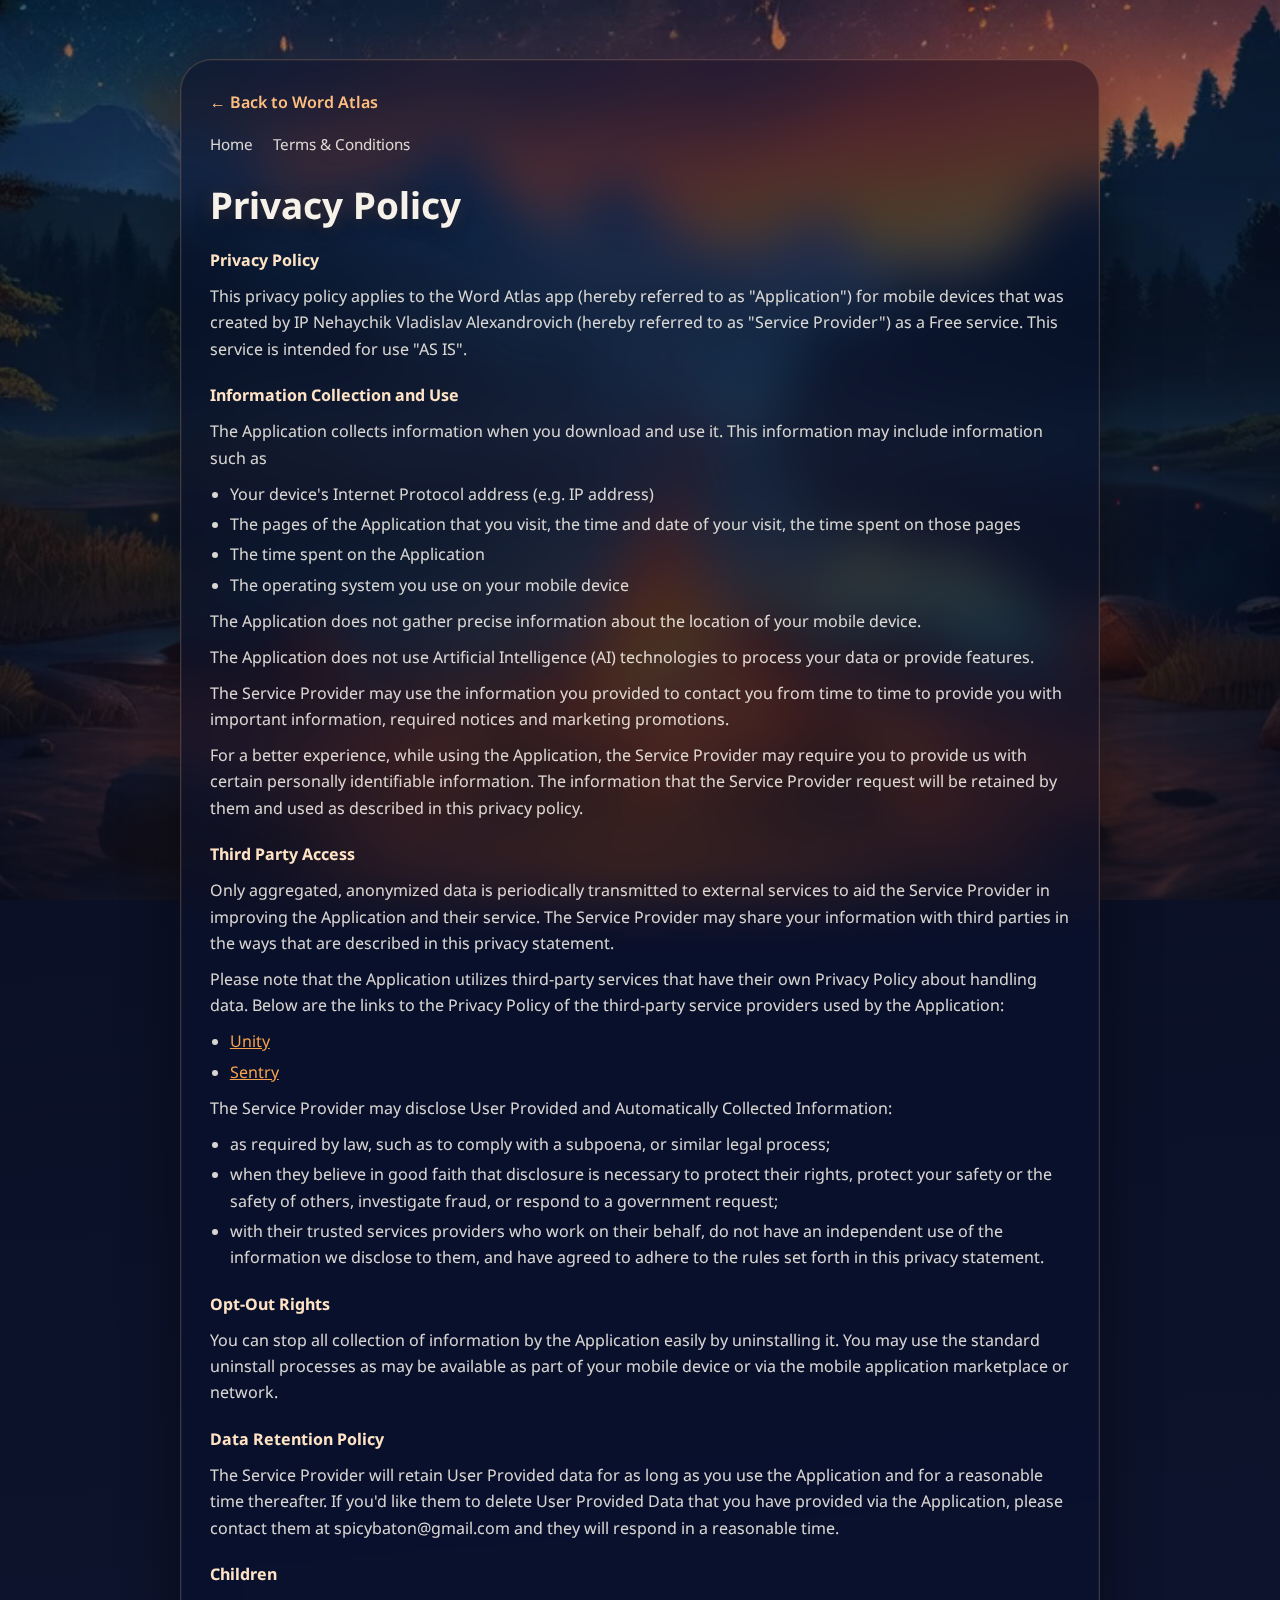
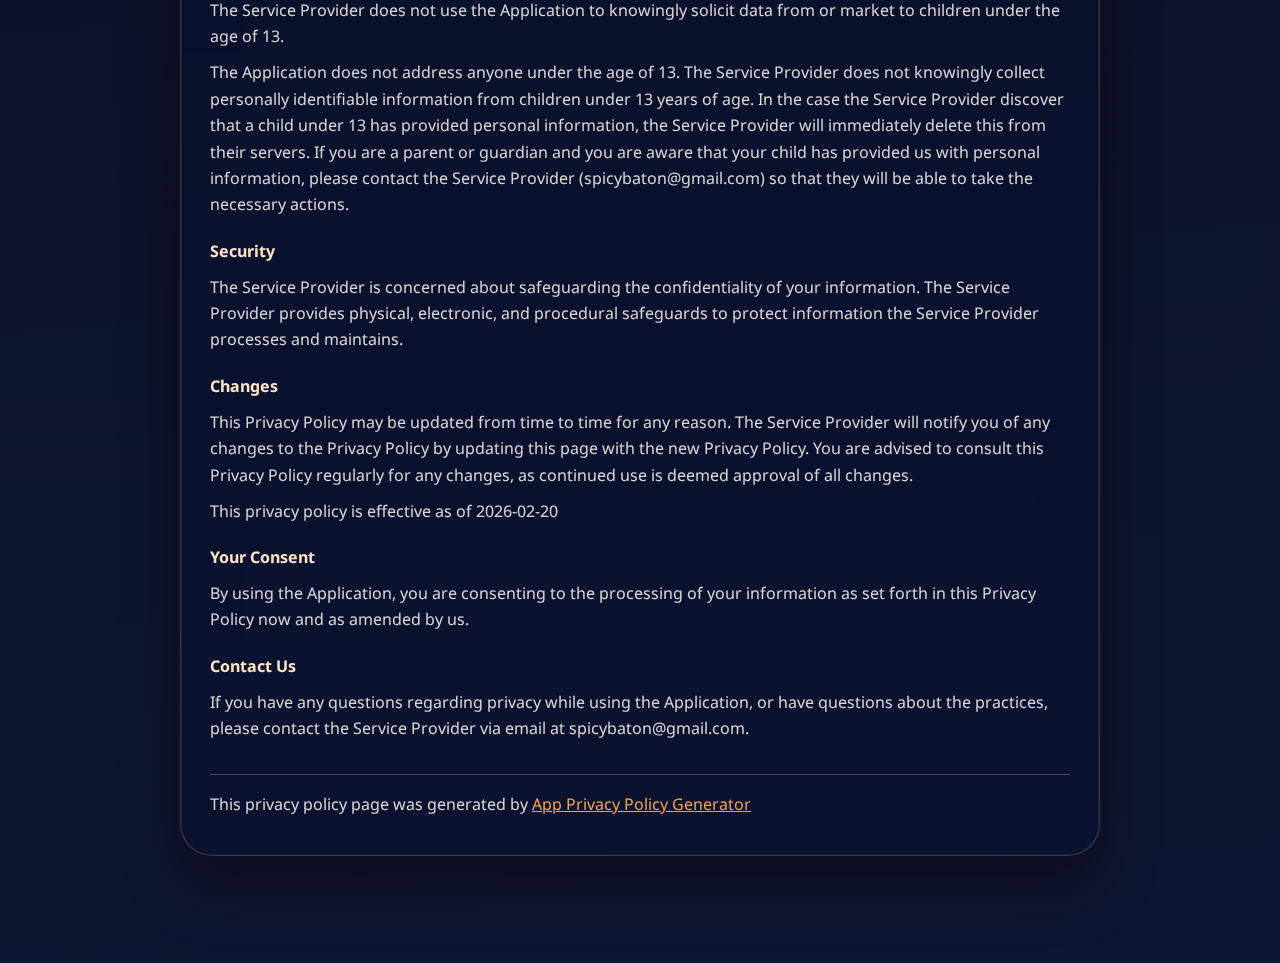
<file: privacy.html>
<!DOCTYPE html>
<html lang="en-US" class="doc-page">
<head>
	<meta charset="UTF-8">
	<title>Privacy Policy — Word Atlas</title>
	<meta name="theme-color" content="#0d1430">
	<meta name="viewport" content="width=device-width, initial-scale=1">
	<link rel="icon" href="favicon.ico" type="image/x-icon">
	<link rel="preconnect" href="https://fonts.googleapis.com">
	<link rel="preconnect" href="https://fonts.gstatic.com" crossorigin>
	<link href="https://fonts.googleapis.com/css2?family=Noto+Sans:wght@400;600;700&display=swap" rel="stylesheet">
	<link rel="stylesheet" href="styles/privacy.css">
</head>
<body class="privacy">
	<video class="bg-video" autoplay muted loop playsinline preload="auto" aria-hidden="true">
		<source src="static/public_background_loop.webm" type="video/webm">
	</video>
	<div class="bg-layer" aria-hidden="true"></div>
	<div class="container-shell">
		<div class="container">
			<a href="index.html" class="back">← Back to Word Atlas</a>
			<nav class="nav-links">
				<a href="index.html">Home</a>
				<a href="terms.html">Terms &amp; Conditions</a>
			</nav>
			<h1>Privacy Policy</h1>

			<div class="policy-content">
			<strong>Privacy Policy</strong>
			<p>This privacy policy applies to the Word Atlas app (hereby referred to as "Application") for mobile devices that was created by IP Nehaychik Vladislav Alexandrovich (hereby referred to as "Service Provider") as a Free service. This service is intended for use "AS IS".</p>

			<strong>Information Collection and Use</strong>
			<p>The Application collects information when you download and use it. This information may include information such as</p>
			<ul>
				<li>Your device's Internet Protocol address (e.g. IP address)</li>
				<li>The pages of the Application that you visit, the time and date of your visit, the time spent on those pages</li>
				<li>The time spent on the Application</li>
				<li>The operating system you use on your mobile device</li>
			</ul>
			<p>The Application does not gather precise information about the location of your mobile device.</p>
			<p>The Application does not use Artificial Intelligence (AI) technologies to process your data or provide features.</p>
			<p>The Service Provider may use the information you provided to contact you from time to time to provide you with important information, required notices and marketing promotions.</p>
			<p>For a better experience, while using the Application, the Service Provider may require you to provide us with certain personally identifiable information. The information that the Service Provider request will be retained by them and used as described in this privacy policy.</p>

			<strong>Third Party Access</strong>
			<p>Only aggregated, anonymized data is periodically transmitted to external services to aid the Service Provider in improving the Application and their service. The Service Provider may share your information with third parties in the ways that are described in this privacy statement.</p>
			<p>Please note that the Application utilizes third-party services that have their own Privacy Policy about handling data. Below are the links to the Privacy Policy of the third-party service providers used by the Application:</p>
			<ul>
				<li><a href="https://unity3d.com/legal/privacy-policy" target="_blank" rel="noopener noreferrer">Unity</a></li>
				<li><a href="https://sentry.io/privacy/" target="_blank" rel="noopener noreferrer">Sentry</a></li>
			</ul>
			<p>The Service Provider may disclose User Provided and Automatically Collected Information:</p>
			<ul>
				<li>as required by law, such as to comply with a subpoena, or similar legal process;</li>
				<li>when they believe in good faith that disclosure is necessary to protect their rights, protect your safety or the safety of others, investigate fraud, or respond to a government request;</li>
				<li>with their trusted services providers who work on their behalf, do not have an independent use of the information we disclose to them, and have agreed to adhere to the rules set forth in this privacy statement.</li>
			</ul>

			<strong>Opt-Out Rights</strong>
			<p>You can stop all collection of information by the Application easily by uninstalling it. You may use the standard uninstall processes as may be available as part of your mobile device or via the mobile application marketplace or network.</p>

			<strong>Data Retention Policy</strong>
			<p>The Service Provider will retain User Provided data for as long as you use the Application and for a reasonable time thereafter. If you'd like them to delete User Provided Data that you have provided via the Application, please contact them at spicybaton@gmail.com and they will respond in a reasonable time.</p>

			<strong>Children</strong>
			<p>The Service Provider does not use the Application to knowingly solicit data from or market to children under the age of 13.</p>
			<p>The Application does not address anyone under the age of 13. The Service Provider does not knowingly collect personally identifiable information from children under 13 years of age. In the case the Service Provider discover that a child under 13 has provided personal information, the Service Provider will immediately delete this from their servers. If you are a parent or guardian and you are aware that your child has provided us with personal information, please contact the Service Provider (spicybaton@gmail.com) so that they will be able to take the necessary actions.</p>

			<strong>Security</strong>
			<p>The Service Provider is concerned about safeguarding the confidentiality of your information. The Service Provider provides physical, electronic, and procedural safeguards to protect information the Service Provider processes and maintains.</p>

			<strong>Changes</strong>
			<p>This Privacy Policy may be updated from time to time for any reason. The Service Provider will notify you of any changes to the Privacy Policy by updating this page with the new Privacy Policy. You are advised to consult this Privacy Policy regularly for any changes, as continued use is deemed approval of all changes.</p>
			<p>This privacy policy is effective as of 2026-02-20</p>

			<strong>Your Consent</strong>
			<p>By using the Application, you are consenting to the processing of your information as set forth in this Privacy Policy now and as amended by us.</p>

			<strong>Contact Us</strong>
			<p>If you have any questions regarding privacy while using the Application, or have questions about the practices, please contact the Service Provider via email at spicybaton@gmail.com.</p>

			<hr>
			<p>This privacy policy page was generated by <a href="https://app-privacy-policy-generator.nisrulz.com/" target="_blank" rel="noopener noreferrer">App Privacy Policy Generator</a></p>
			</div>
		</div>
	</div>
	<script src="scripts/main.js" defer></script>
</body>
</html>
</file>
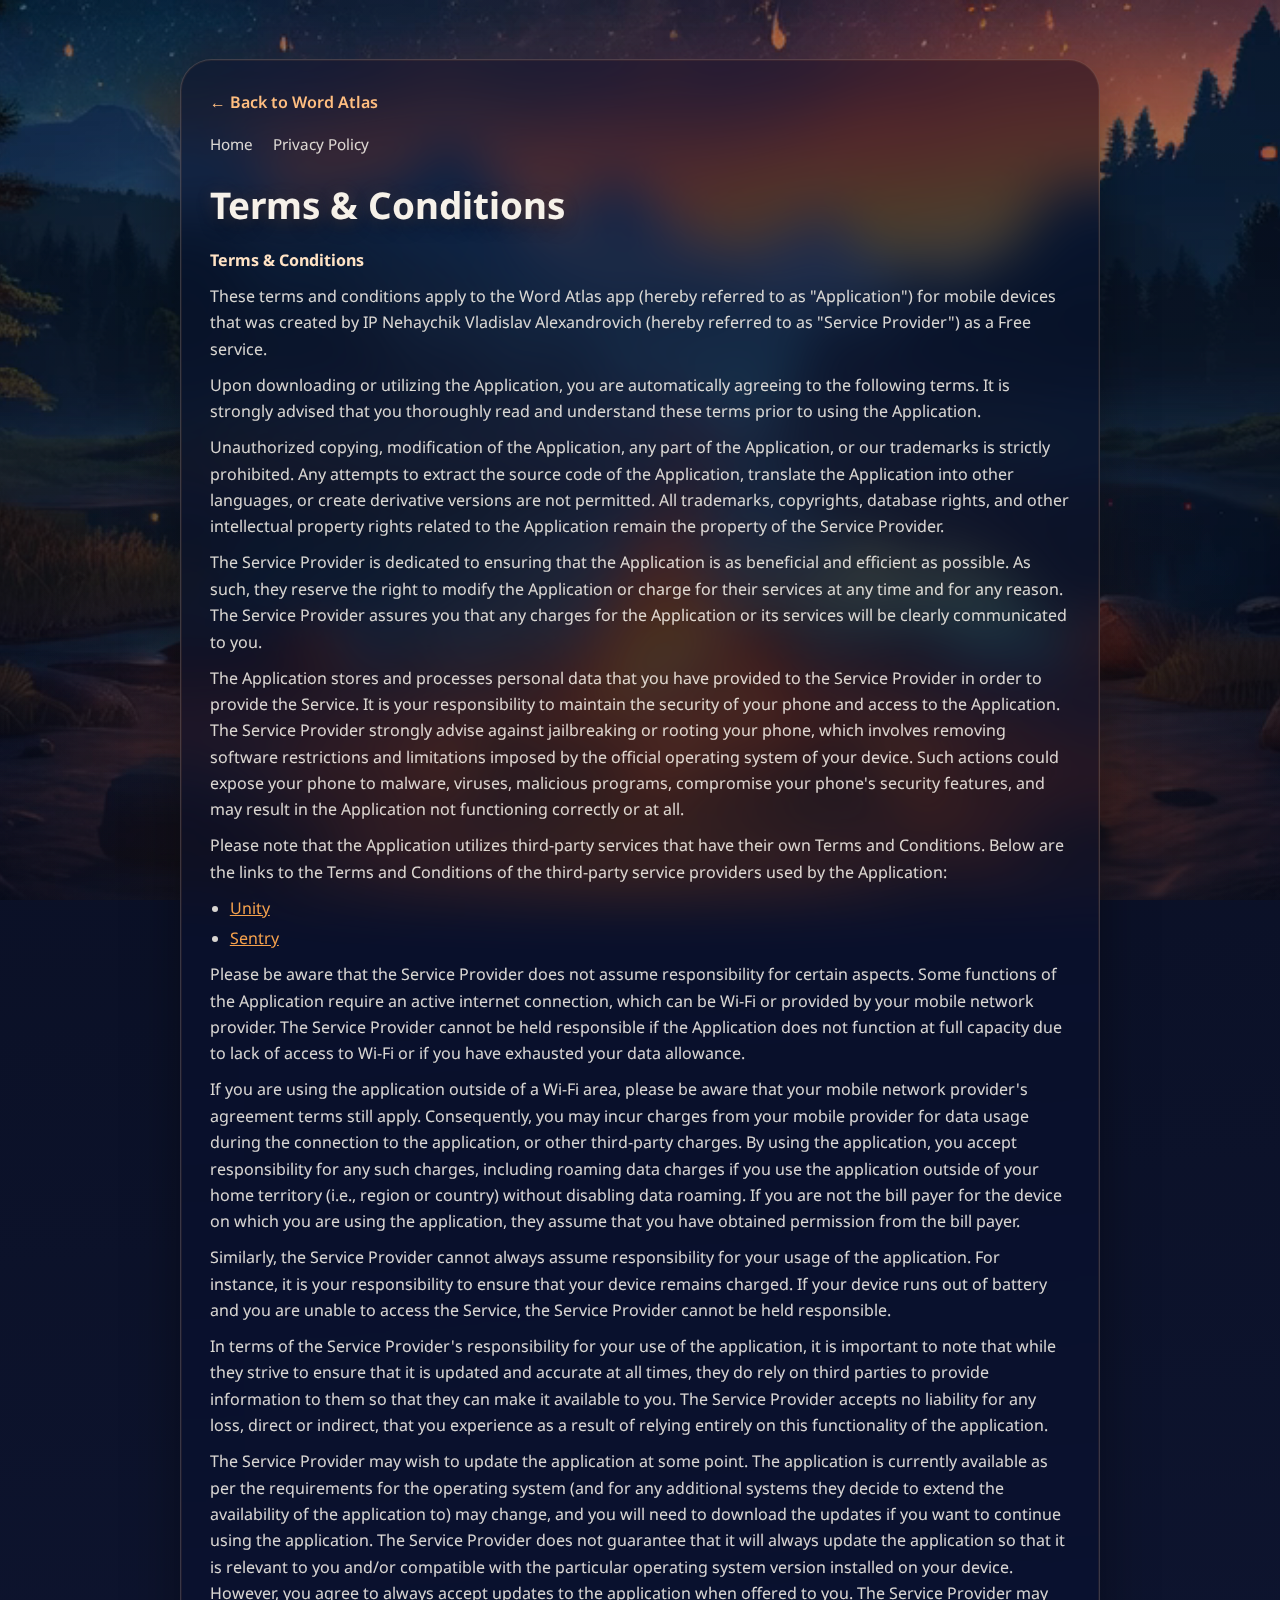
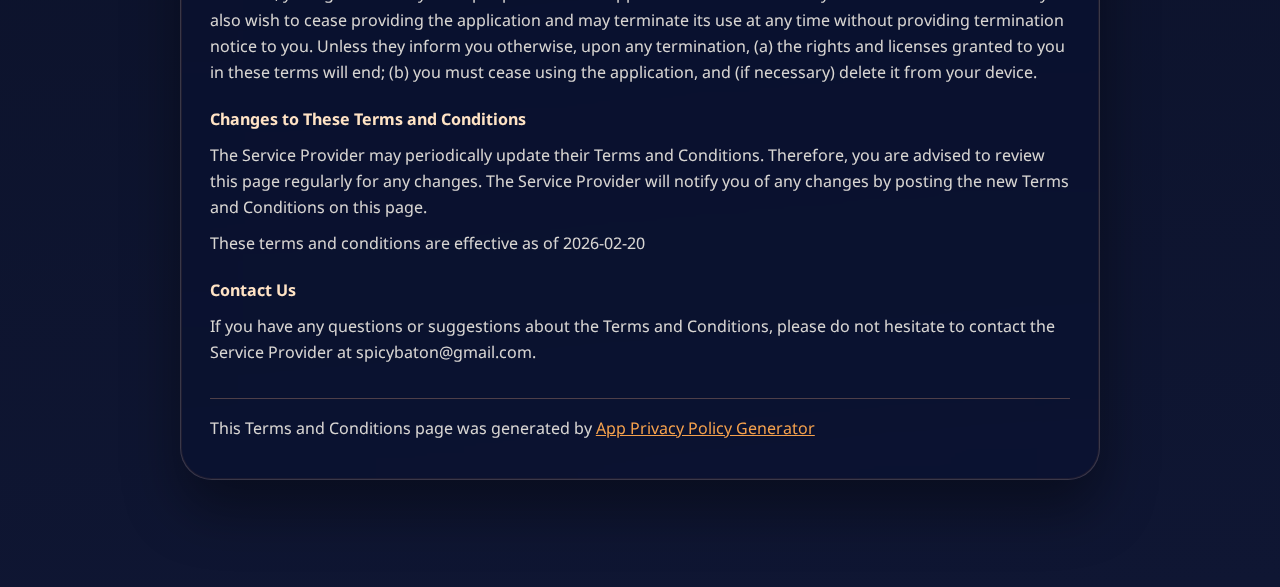
<file: terms.html>
<!DOCTYPE html>
<html lang="en-US" class="doc-page">
<head>
	<meta charset="UTF-8">
	<title>Terms &amp; Conditions — Word Atlas</title>
	<meta name="theme-color" content="#0d1430">
	<meta name="viewport" content="width=device-width, initial-scale=1">
	<link rel="icon" href="favicon.ico" type="image/x-icon">
	<link rel="preconnect" href="https://fonts.googleapis.com">
	<link rel="preconnect" href="https://fonts.gstatic.com" crossorigin>
	<link href="https://fonts.googleapis.com/css2?family=Noto+Sans:wght@400;600;700&display=swap" rel="stylesheet">
	<link rel="stylesheet" href="styles/privacy.css">
</head>
<body class="terms">
	<video class="bg-video" autoplay muted loop playsinline preload="auto" aria-hidden="true">
		<source src="static/public_background_loop.webm" type="video/webm">
	</video>
	<div class="bg-layer" aria-hidden="true"></div>

	<div class="container-shell">
		<div class="container">
			<a href="index.html" class="back">← Back to Word Atlas</a>
			<nav class="nav-links">
				<a href="index.html">Home</a>
				<a href="privacy.html">Privacy Policy</a>
			</nav>
			<h1>Terms &amp; Conditions</h1>

			<div class="policy-content">
				<strong>Terms &amp; Conditions</strong>
				<p>These terms and conditions apply to the Word Atlas app (hereby referred to as "Application") for mobile devices that was created by IP Nehaychik Vladislav Alexandrovich (hereby referred to as "Service Provider") as a Free service.</p>
				<p>Upon downloading or utilizing the Application, you are automatically agreeing to the following terms. It is strongly advised that you thoroughly read and understand these terms prior to using the Application.</p>
				<p>Unauthorized copying, modification of the Application, any part of the Application, or our trademarks is strictly prohibited. Any attempts to extract the source code of the Application, translate the Application into other languages, or create derivative versions are not permitted. All trademarks, copyrights, database rights, and other intellectual property rights related to the Application remain the property of the Service Provider.</p>
				<p>The Service Provider is dedicated to ensuring that the Application is as beneficial and efficient as possible. As such, they reserve the right to modify the Application or charge for their services at any time and for any reason. The Service Provider assures you that any charges for the Application or its services will be clearly communicated to you.</p>
				<p>The Application stores and processes personal data that you have provided to the Service Provider in order to provide the Service. It is your responsibility to maintain the security of your phone and access to the Application. The Service Provider strongly advise against jailbreaking or rooting your phone, which involves removing software restrictions and limitations imposed by the official operating system of your device. Such actions could expose your phone to malware, viruses, malicious programs, compromise your phone's security features, and may result in the Application not functioning correctly or at all.</p>
				<p>Please note that the Application utilizes third-party services that have their own Terms and Conditions. Below are the links to the Terms and Conditions of the third-party service providers used by the Application:</p>
				<ul>
					<li><a href="https://unity3d.com/legal/terms-of-service" target="_blank" rel="noopener noreferrer">Unity</a></li>
					<li><a href="https://sentry.io/terms/" target="_blank" rel="noopener noreferrer">Sentry</a></li>
				</ul>
				<p>Please be aware that the Service Provider does not assume responsibility for certain aspects. Some functions of the Application require an active internet connection, which can be Wi-Fi or provided by your mobile network provider. The Service Provider cannot be held responsible if the Application does not function at full capacity due to lack of access to Wi-Fi or if you have exhausted your data allowance.</p>
				<p>If you are using the application outside of a Wi-Fi area, please be aware that your mobile network provider's agreement terms still apply. Consequently, you may incur charges from your mobile provider for data usage during the connection to the application, or other third-party charges. By using the application, you accept responsibility for any such charges, including roaming data charges if you use the application outside of your home territory (i.e., region or country) without disabling data roaming. If you are not the bill payer for the device on which you are using the application, they assume that you have obtained permission from the bill payer.</p>
				<p>Similarly, the Service Provider cannot always assume responsibility for your usage of the application. For instance, it is your responsibility to ensure that your device remains charged. If your device runs out of battery and you are unable to access the Service, the Service Provider cannot be held responsible.</p>
				<p>In terms of the Service Provider's responsibility for your use of the application, it is important to note that while they strive to ensure that it is updated and accurate at all times, they do rely on third parties to provide information to them so that they can make it available to you. The Service Provider accepts no liability for any loss, direct or indirect, that you experience as a result of relying entirely on this functionality of the application.</p>
				<p>The Service Provider may wish to update the application at some point. The application is currently available as per the requirements for the operating system (and for any additional systems they decide to extend the availability of the application to) may change, and you will need to download the updates if you want to continue using the application. The Service Provider does not guarantee that it will always update the application so that it is relevant to you and/or compatible with the particular operating system version installed on your device. However, you agree to always accept updates to the application when offered to you. The Service Provider may also wish to cease providing the application and may terminate its use at any time without providing termination notice to you. Unless they inform you otherwise, upon any termination, (a) the rights and licenses granted to you in these terms will end; (b) you must cease using the application, and (if necessary) delete it from your device.</p>

				<strong>Changes to These Terms and Conditions</strong>
				<p>The Service Provider may periodically update their Terms and Conditions. Therefore, you are advised to review this page regularly for any changes. The Service Provider will notify you of any changes by posting the new Terms and Conditions on this page.</p>
				<p>These terms and conditions are effective as of 2026-02-20</p>

				<strong>Contact Us</strong>
				<p>If you have any questions or suggestions about the Terms and Conditions, please do not hesitate to contact the Service Provider at spicybaton@gmail.com.</p>

				<hr>
				<p>This Terms and Conditions page was generated by <a href="https://app-privacy-policy-generator.nisrulz.com/" target="_blank" rel="noopener noreferrer">App Privacy Policy Generator</a></p>
			</div>
		</div>
	</div>
	<script src="scripts/main.js" defer></script>
</body>
</html>
</file>
<file: styles/privacy.css>
*, *::before, *::after { box-sizing: border-box; }

:root {
	--ink-100: #f6f1e9;
	--ink-88: rgba(246, 241, 233, 0.88);
	--ink-76: rgba(246, 241, 233, 0.76);
	--night-950: #080d1f;
	--night-900: #0f1633;
	--fire-400: #f6a24d;
	--fire-300: #ffbe80;
}

body.privacy,
body.terms {
	margin: 0;
	min-height: 100vh;
	font-family: 'Noto Sans', sans-serif;
	background: linear-gradient(175deg, var(--night-950) 0%, var(--night-900) 100%);
	color: var(--ink-100);
	line-height: 1.65;
	position: relative;
	padding: clamp(0.9rem, 3vw, 2rem) clamp(0.75rem, 3vw, 2rem) clamp(2.6rem, 9vh, 5rem);
	overflow-x: hidden;
}

.bg-video {
	position: fixed;
	inset: 0;
	width: 100%;
	height: 100%;
	object-fit: cover;
	object-position: center bottom;
	z-index: 0;
	filter: saturate(1.1) brightness(0.82);
}

.bg-layer {
	position: fixed;
	inset: 0;
	z-index: 1;
	background:
		radial-gradient(circle at 50% 94%, rgba(241, 136, 59, 0.38) 0%, rgba(241, 136, 59, 0.08) 34%, rgba(241, 136, 59, 0) 62%),
		linear-gradient(180deg, rgba(8, 13, 31, 0.2) 0%, rgba(8, 13, 31, 0.65) 100%);
}

.container-shell {
	position: relative;
	z-index: 2;
	width: min(100%, 920px);
	margin: clamp(0.6rem, 3vh, 2rem) auto;
	border-radius: 32px;
	padding: clamp(1rem, 2.8vw, 1.8rem);
	background: rgba(11, 16, 37, 0.56);
	border: 1px solid rgba(255, 210, 175, 0.2);
	backdrop-filter: blur(26px) saturate(150%);
	-webkit-backdrop-filter: blur(26px) saturate(150%);
	box-shadow: 0 30px 56px rgba(0, 0, 0, 0.38), 0 0 0 1px rgba(255, 140, 53, 0.08) inset;
}

.privacy .container,
.terms .container {
	position: relative;
	z-index: 1;
	width: 100%;
	margin: 0;
}

.privacy .back,
.terms .back {
	display: inline-block;
	margin-bottom: 1rem;
	color: var(--fire-300);
	text-decoration: none;
	font-weight: 600;
}

.privacy .back:hover,
.privacy .back:focus-visible,
.terms .back:hover,
.terms .back:focus-visible {
	text-decoration: underline;
	color: #ffd9b6;
}

.privacy .nav-links,
.terms .nav-links {
	margin-bottom: 1.1rem;
}

.privacy .nav-links a,
.terms .nav-links a {
	color: var(--ink-88);
	text-decoration: none;
	font-size: 0.95rem;
}

.privacy .nav-links a:hover,
.privacy .nav-links a:focus-visible,
.terms .nav-links a:hover,
.terms .nav-links a:focus-visible {
	color: #ffe6cc;
	text-decoration: underline;
}

.privacy .nav-links a + a,
.terms .nav-links a + a { margin-left: 1rem; }

.privacy h1,
.terms h1 {
	font-size: clamp(1.8rem, 5vw, 2.3rem);
	margin-top: 0;
	margin-bottom: 0.6rem;
	text-shadow: 0 0 18px rgba(241, 136, 59, 0.2), 0 8px 18px rgba(0, 0, 0, 0.3);
}

.privacy .policy-content,
.terms .policy-content {
	margin-top: 0.7rem;
	color: var(--ink-88);
}

.privacy .policy-content strong,
.terms .policy-content strong {
	display: block;
	margin-top: 1.25em;
	margin-bottom: 0.35em;
	color: #ffe3c5;
}

.privacy .policy-content strong:first-child,
.terms .policy-content strong:first-child { margin-top: 0; }

.privacy .policy-content p,
.terms .policy-content p { margin: 0.6em 0; }

.privacy .policy-content ul,
.terms .policy-content ul { margin: 0.5em 0 0 1.25rem; padding: 0; }

.privacy .policy-content li,
.terms .policy-content li { margin: 0.25em 0; }

.privacy .policy-content a,
.terms .policy-content a {
	color: var(--fire-400);
	text-decoration: underline;
}

.privacy .policy-content a:hover,
.privacy .policy-content a:focus-visible,
.terms .policy-content a:hover,
.terms .policy-content a:focus-visible {
	color: #ffd6aa;
}

.privacy .policy-content hr,
.terms .policy-content hr {
	margin: 2rem 0 1rem;
	border: none;
	border-top: 1px solid rgba(255, 184, 135, 0.28);
}

@media (max-width: 680px) {
	body.privacy,
	body.terms {
		padding-top: clamp(0.6rem, 2.8vh, 1.2rem);
		padding-bottom: clamp(3.2rem, 12vh, 6rem);
	}

	.privacy .container,
	.terms .container,
	.container-shell {
		border-radius: 24px;
		padding: clamp(0.85rem, 4.3vw, 1.2rem);
	}

	.privacy .container,
	.terms .container {
		padding: 0;
	}
}
</file>
